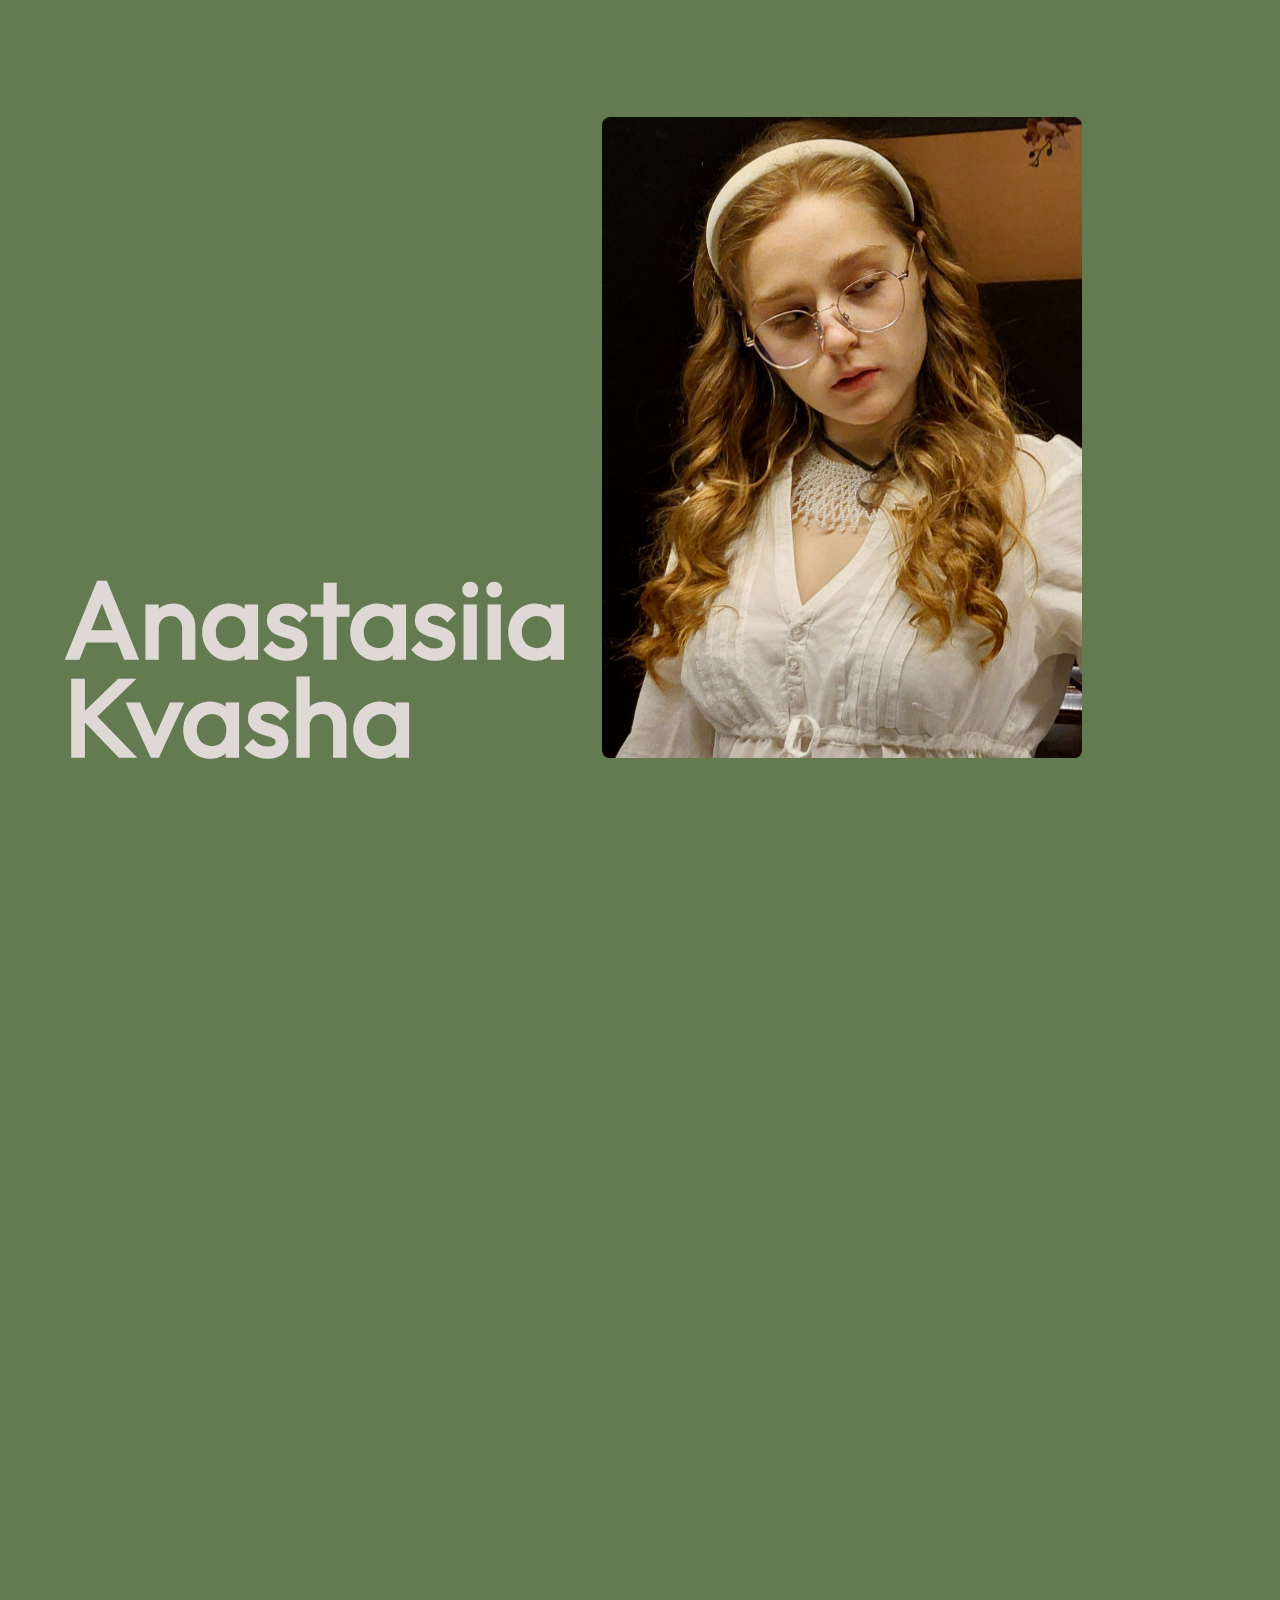
<file: index.html>
<!DOCTYPE html>
<html lang="en">
<head>
  <meta charset="UTF-8">
  <meta name="viewport" content="width=device-width, initial-scale=1.0">

  <!-- GSAP Library-->
  <script src="src/libraries/gsap-public/minified/gsap.min.js" defer></script>
  <script src="src/libraries/gsap-public/minified/ScrollTrigger.min.js" defer></script>
  <script src="src/libraries/gsap-public/minified/ScrollSmoother.min.js" defer></script>

  <!-- CSS Styles -->
  <link rel="stylesheet" href="src/styles/style.css">

  <!-- Main Scripts -->
  <script src="src/scripts/main-logic.js" defer></script>

  <title>Anastasiia Kvasha</title>
</head>
<body>


  
  <div class="wrapper">
    <div class="content">


      <header class="hero-section">
        <img data-speed=".6" class="hero-img" src="assets/hero-anastasiia-kvasha.jpg" alt="hero-anastasiia-kvasha">
        <div class="container">
          <div data-speed=".9" class="name-header">
            <h1 class="name-hero">Anastasiia Kvasha</h1>
          </div>
        </div>
      </header>
    
      <div class="portfolio">
        <div class="container">
          <main class="gallery">
    
            <!-- LEFT SIDE -->
            <div data-speed=".9" class="gallery__left">
    
              <!-- Arts -->
              <img class="gallery__item" src="assets/arts/art1.jpg" alt=" a very beautiful painting">
              <img class="gallery__item" src="assets/arts/art2.jpg" alt=" a very beautiful painting">
    
              <!-- Text -->
              <!--
              <div class="text-block gallery__item">
                <h2 class="text-block__h">
                  She a super-duper art diller. She create so amazing art... Just look !
                </h2>
                <p class="text-block__p"> She was born in Odesa? And she still live in this city>? She like ladybug, just little sun</p>
              </div>
              -->
              <!-- Arts -->
              <img class="gallery__item" src="assets/arts/art3.jpg" alt=" a very beautiful painting">
              <img class="gallery__item" src="assets/arts/art8.jpg" alt=" a very beautiful painting">
              <img class="gallery__item" src="assets/arts/art10.jpg" alt=" a very beautiful painting">
              <img class="gallery__item" src="assets/arts/art12.jpg" alt=" a very beautiful painting">

              <!-- Text -->
              <!--
              <div class="text-block gallery__item">
                <h2 class="text-block__h">
                  She super-duper art diller. She creating so amazing art... Just look !
                </h2>
                <p class="text-block__p"> She was born in Odesa? And she still live in this city>? She like ladybug, just little sun</p>
              </div>
            -->

              
    
            </div>
    
    
            <!-- RIGHT SIDE -->
            <div data-speed="1.2" class="gallery__right">
    
    
              <!-- Text -->
              <!--
                <div class="text-block gallery__item">
                <h2 class="text-block__h">
                  She a super-duper art diller. She create so amazing art... Just look !
                </h2>
                <p class="text-block__p"> She was born in Odesa? And she still live in this city>? She like ladybug, just little sun</p>
              </div>
              -->
    
              <!-- Arts -->
              <img class="gallery__item" src="assets/arts/art4.jpg" alt=" a very beautiful painting">
              <img class="gallery__item" src="assets/arts/art5.jpg" alt=" a very beautiful painting">
              <img class="gallery__item" src="assets/arts/art6.jpg" alt=" a very beautiful painting">
              <img class="gallery__item" src="assets/arts/art9.jpg" alt=" a very beautiful painting">
              <img class="gallery__item" src="assets/arts/art11.jpg" alt=" a very beautiful painting">
              <img class="gallery__item" src="assets/arts/art13.jpg" alt=" a very beautiful painting">


            </div>
          </main>
        </div>
      </div>


<!--
      <footer>
        <p>Developed by <a href="#">Viacheslav Linevych</a></p>
      </footer>
-->
    </div>
  </div>









</body>
</html>
</file>
<file: src/styles/style.css>
* {
  margin: 0px;
  padding: 0px;
  box-sizing: border-box;
}

@font-face {
  font-family: raleway-c;
  src: url(../../fonts/raleway-regular.woff2);
}
@font-face {
  font-family: outfit-c;
  src: url(../../fonts/outfit-regular.woff2);
}
h1, h2, h3, h4, h5, h6 {
  font-family: outfit-c;
}

.content, .hero, .main-header, .gallery > * {
  will-change: transform;
}

body {
  background-color: #647B52;
  color: #DFD9D6;
  font-family: raleway-c;
  overflow-x: hidden;
}

.hero-img {
  position: absolute;
  width: calc((1dvw + 1dvh) * 22);
  left: 47dvw;
  top: calc((1dvw + 1dvh) * 5);
  z-index: 0;
  border-radius: 8px;
}

.container {
  padding: 0 5vw;
}

.name-header {
  height: 100dvh;
}

.name-hero {
  position: absolute;
  font-size: calc((1dvw + 1dvh) * 5);
  z-index: 1;
  width: min-content;
  bottom: 15vh;
  line-height: 0.9;
}

.gallery {
  display: flex;
  padding: calc((1dvw + 1dvh) * 5) 0;
}

.gallery > * {
  flex: 1;
  display: flex;
  align-items: center;
  flex-direction: column;
}

.gallery__item {
  border-radius: 8px;
  margin-bottom: calc((1dvw + 1dvh) * 4);
  max-width: calc((1dvw + 1dvh) * 21);
  max-height: 95vh;
}

.gallery__left {
  margin-top: calc((1dvw + 1dvh) * 6);
}

.gallery__right .gallery__item {
  margin: 0;
  margin-top: calc((1dvw + 1dvh) * 4);
}

.text-block {
  color: #DFD9D6;
  position: relation;
}

.text-block__h {
  font-size: 2rem;
  line-height: 2.2rem;
  color: #F0F0F0;
  margin-bottom: 1.2rem;
}

@media only screen and (max-width: 800px) {
  .gallery__item {
    max-width: calc((1dvw + 1dvh) * 17);
  }
}
@media only screen and (max-width: 768px) {
  .text-block__h {
    font-size: 1.9rem;
    line-height: 1.8rem;
  }
  .text-block__p {
    font-size: 0.8rem;
    line-height: 1rem;
  }
}
@media only screen and (max-width: 600px) {
  .hero-img {
    left: 40dvw;
  }
  .name-hero {
    top: calc((1dvw + 1dvh) * 38);
  }
  .gallery__item {
    max-width: calc((1dvw + 1dvh) * 16);
  }
  .text-block__h {
    font-size: 1.8rem;
    line-height: 1.7rem;
  }
  .text-block__p {
    font-size: 0.7rem;
    line-height: 0.9rem;
  }
}
@media only screen and (max-width: 500px) {
  .hero-img {
    left: 35dvw;
  }
  .name-hero {
    top: calc((1dvw + 1dvh) * 39);
  }
  .gallery__item {
    max-width: calc((1dvw + 1dvh) * 15);
  }
  .text-block__h {
    font-size: 1.7rem;
    line-height: 1.6rem;
  }
  .text-block__p {
    font-size: 0.6rem;
    line-height: 0.9rem;
  }
}
@media only screen and (max-width: 450px) {
  .hero-img {
    left: 30dvw;
  }
  .name-hero {
    top: calc((1dvw + 1dvh) * 41);
  }
  .gallery__item {
    max-width: calc((1dvw + 1dvh) * 14);
  }
  .text-block__h {
    font-size: 1.6rem;
    line-height: 1.5rem;
  }
  .text-block__p {
    font-size: 0.8rem;
    line-height: 1rem;
  }
}
@media only screen and (max-width: 380px) {
  .hero-img {
    left: 27dvw;
  }
  .gallery__item {
    max-width: calc((1dvw + 1dvh) * 12);
  }
  .text-block__h {
    font-size: 1.2rem;
    line-height: 1.3rem;
  }
  .text-block__p {
    font-size: 0.8rem;
    line-height: 1rem;
  }
}/*# sourceMappingURL=style.css.map */
</file>
